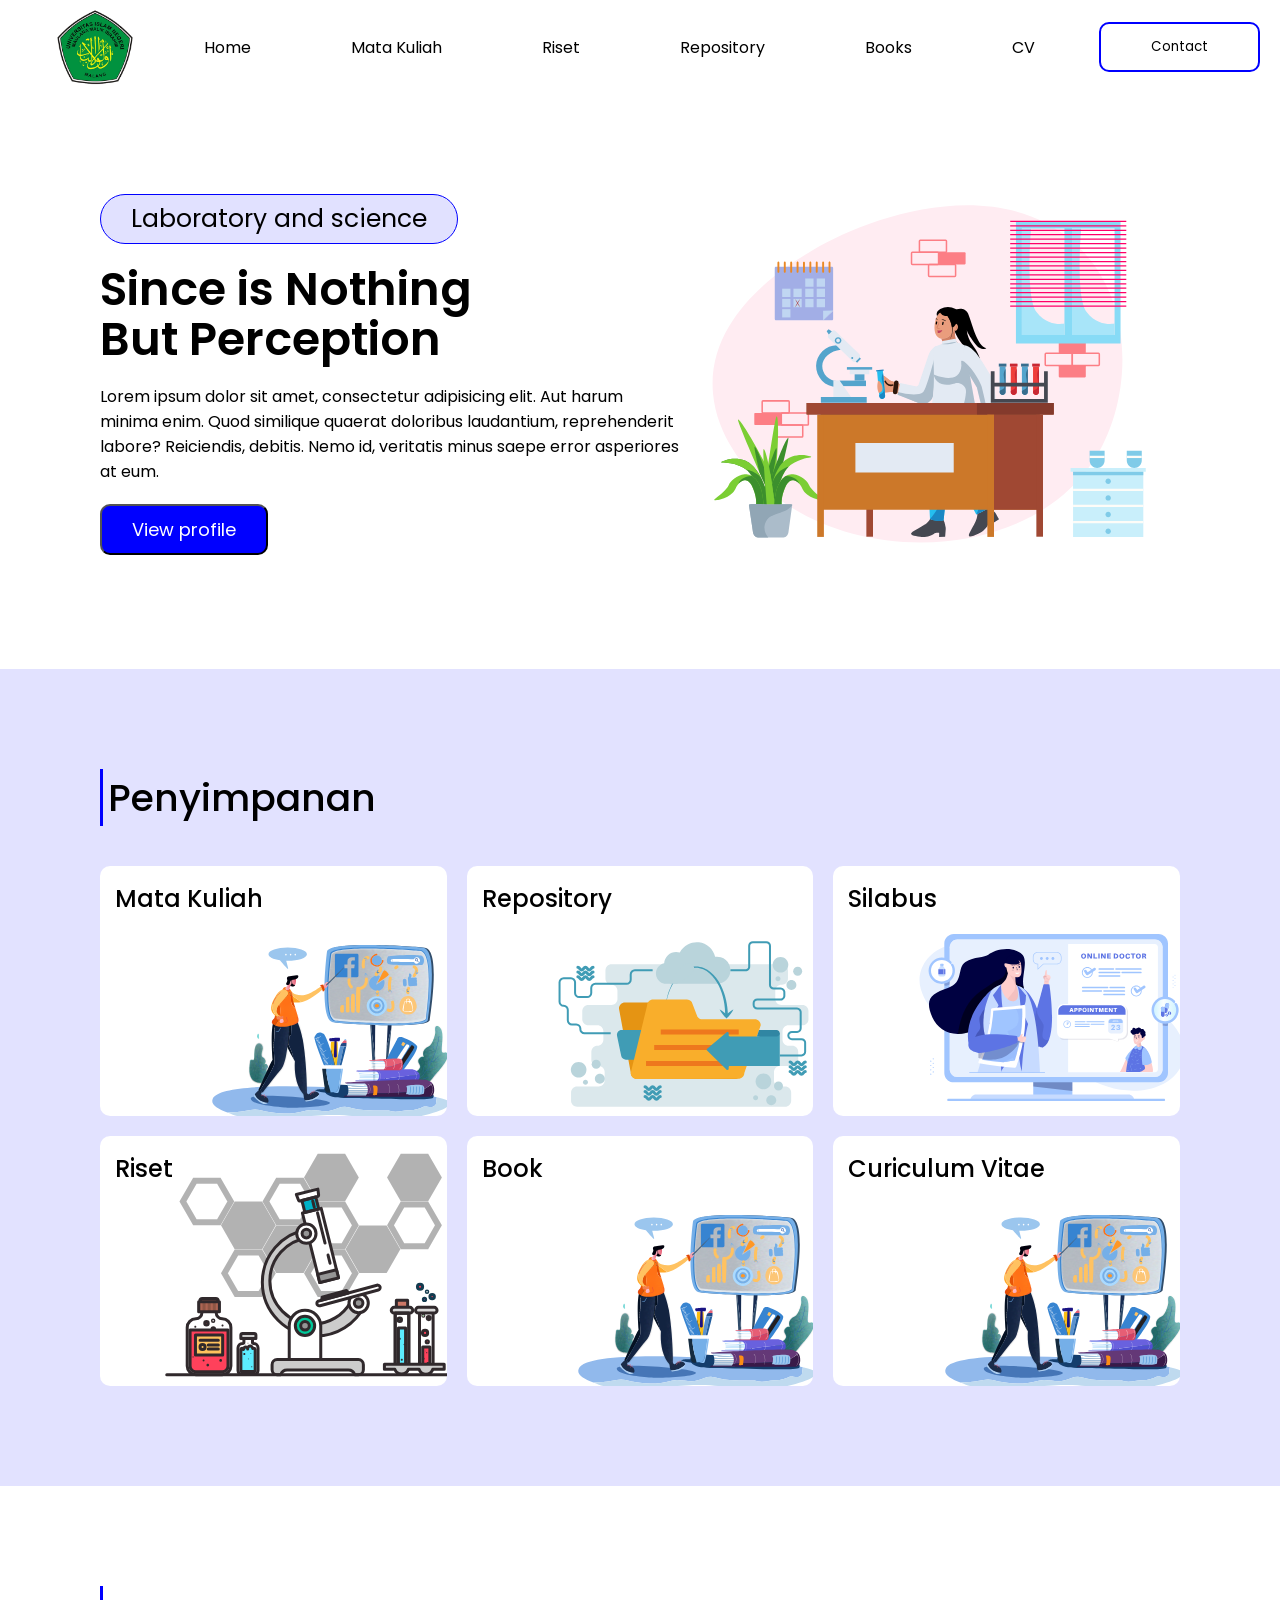
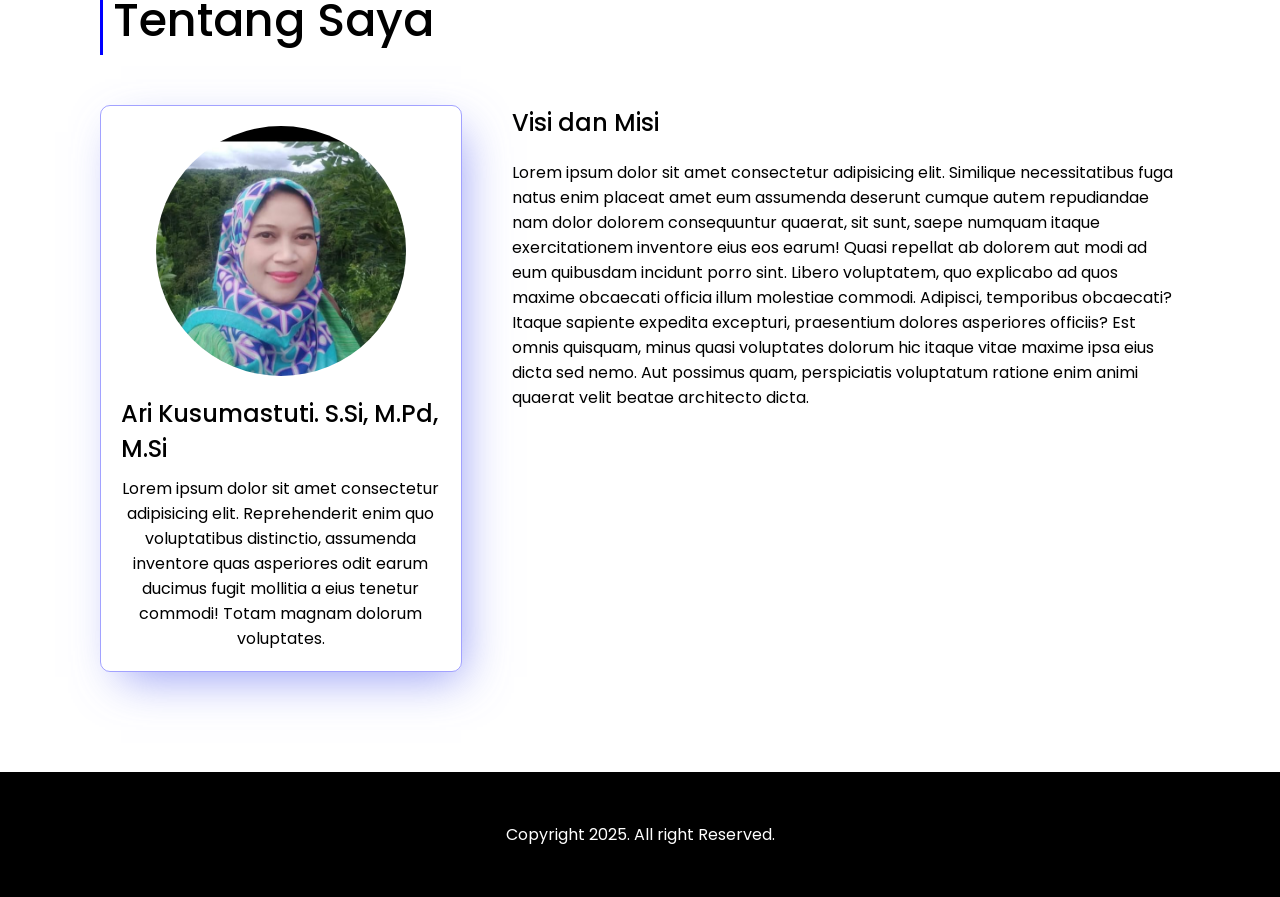
<file: index.html>
<!DOCTYPE html>
<html lang="en">

<head>
    <meta charset="UTF-8">
    <meta name="viewport" content="width=device-width, initial-scale=1.0">
    <title>Document</title>
    <link rel="stylesheet" href="css/portofolioAri.css">
    <link rel="preconnect" href="https://fonts.googleapis.com">
    <link rel="preconnect" href="https://fonts.gstatic.com" crossorigin>
    <link
        href="https://fonts.googleapis.com/css2?family=Poppins:ital,wght@0,100;0,200;0,300;0,400;0,500;0,600;0,700;0,800;0,900;1,100;1,200;1,300;1,400;1,500;1,600;1,700;1,800;1,900&display=swap"
        rel="stylesheet">
</head>

<body>
    <nav class="bar-atas">
        <img src="img/uinmalang.webp" alt="logo uin">
        <ul>
            <a href="portofoliodosen.html">
                <li>
                    Home
                </li>
            </a>

            <a href="matakuliah.html">
                <li>
                    Mata Kuliah
                </li>
            </a>
            <a href="riset.html">
                <li>
                    Riset
                </li>
            </a>
            <a href="repository.html">
                <li>
                    Repository
                </li>
            </a>
            <a href="book.html">
                <li>
                    Books
                </li>
            </a>
            <a href="cv.html">
                <li>
                    CV
                </li>
            </a>

        </ul>
        <button>
            Contact
        </button>
    </nav>
    <section class="bar2">
        <div class="kiri">
            <p class="tombolatas">
                Laboratory and science
            </p>
            <h1>
                Since is Nothing <br> But Perception
            </h1>
            <p>
                Lorem ipsum dolor sit amet, consectetur adipisicing elit. Aut harum minima enim. Quod similique quaerat
                doloribus laudantium, reprehenderit labore? Reiciendis, debitis. Nemo id, veritatis minus saepe error
                asperiores at eum.
            </p>
            <button>
                View profile
            </button>
        </div>
        <img src="img/Researchlab.svg" alt="">

    </section>

    <section class="Data">
        <h1 class="judul">
            Penyimpanan
        </h1>
        <div class="section3">
            <a href="matakuliah.html">
                <div>
                    <h1>
                        Mata Kuliah
                    </h1>
                    <img src="img/gb1.svg" alt="">
                </div>
            </a>
            <a href="repository.html">
                <div>
                    <h1>
                        Repository
                    </h1>
                    <img src="img/gb2.svg" alt="">
                </div>
            </a>
            <a href="silabus.html">
                <div>
                    <h1>
                        Silabus
                    </h1>
                    <img src="img/gb3.svg" alt="">
                </div>
            </a>
            <a href="riset.html">
                <div>
                    <h1>
                        Riset
                    </h1>
                    <img src="img/gb4.svg" alt="">
                </div>
            </a>
            <a href="book.html">
                <div>
                    <h1>
                        Book
                    </h1>
                    <img src="img/gb1.svg" alt="">
                </div>
            </a>
            <a href="cv.html">
                <div>
                    <h1>
                        Curiculum Vitae
                    </h1>
                    <img src="img/gb1.svg" alt="">
                </div>
            </a>
        </div>



    </section>
    <section class="section4">
        <h1>
            Tentang Saya
        </h1>
        <div class="profile">
            <div class="deskripsi">
                <img src="img/foto.jpg" alt="">
                <h3>
                    Ari Kusumastuti. S.Si, M.Pd, M.Si
                </h3>
                <p>
                    Lorem ipsum dolor sit amet consectetur adipisicing elit. Reprehenderit enim quo voluptatibus distinctio, assumenda inventore quas asperiores odit earum ducimus fugit mollitia a eius tenetur commodi! Totam magnam dolorum voluptates.
                </p>
            </div>
            <div class="Visi">
                <h4>
                    Visi dan Misi
                </h4>
                <p>
                    Lorem ipsum dolor sit amet consectetur adipisicing elit. Similique necessitatibus fuga natus enim placeat amet eum assumenda deserunt cumque autem repudiandae nam dolor dolorem consequuntur quaerat, sit sunt, saepe numquam itaque exercitationem inventore eius eos earum! Quasi repellat ab dolorem aut modi ad eum quibusdam incidunt porro sint. Libero voluptatem, quo explicabo ad quos maxime obcaecati officia illum molestiae commodi. Adipisci, temporibus obcaecati? Itaque sapiente expedita excepturi, praesentium dolores asperiores officiis? Est omnis quisquam, minus quasi voluptates dolorum hic itaque vitae maxime ipsa eius dicta sed nemo. Aut possimus quam, perspiciatis voluptatum ratione enim animi quaerat velit beatae architecto dicta.
                </p>
            </div>
        </div>
    </section>
    <footer class="footer">
        <p>
            Copyright 2025. All right Reserved. 
        </p>
    </footer>

</body>

</html>
</file>
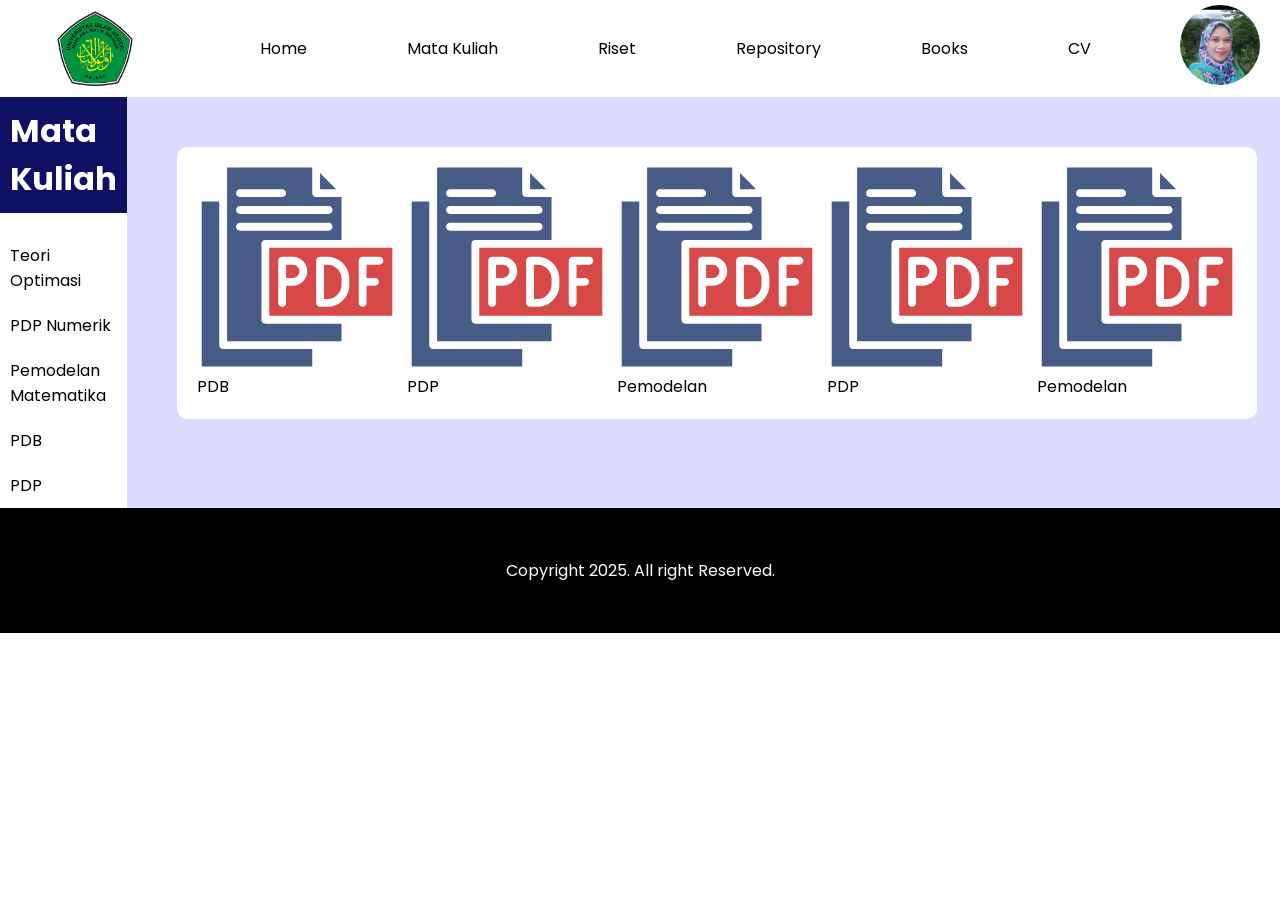
<file: pdb/pdb.html>
<!DOCTYPE html>
<html lang="en">

<head>
    <meta charset="UTF-8">
    <meta name="viewport" content="width=device-width, initial-scale=1.0">
    <title>Document</title>
    <link rel="stylesheet" href="../css/matakuliah.css">
    <link rel="stylesheet" href="../css/portofolioAri.css">
    <link rel="preconnect" href="https://fonts.googleapis.com">
    <link rel="preconnect" href="https://fonts.gstatic.com" crossorigin>
    <link
        href="https://fonts.googleapis.com/css2?family=Poppins:ital,wght@0,100;0,200;0,300;0,400;0,500;0,600;0,700;0,800;0,900;1,100;1,200;1,300;1,400;1,500;1,600;1,700;1,800;1,900&display=swap"
        rel="stylesheet">
</head>

<body>
    <nav class="bar-atas">
        <img src="../img/uinmalang.webp" alt="logo uin">
        <ul>
            <a href="../portofoliodosen.html">
                <li>
                    Home 
                </li>
            </a>
 
            <a href="matakuliah.html">
                <li>
                    Mata Kuliah
                </li>
            </a>
            <a href="riset.html">
                <li>
                    Riset
                </li>
            </a>
            <a href="repository.html">
                <li>
                    Repository
                </li>
            </a>
            <a href="book.html">
                <li>
                    Books
                </li>
            </a>
            <a href="cv.html">
                <li>
                    CV
                </li>
            </a>

        </ul>
        <span>
            <img src="../img/foto.jpg" alt="">
        </span>
    </nav>
    <div class="halaman2">
        <div class="halamankiri">
            <h1>
                Mata Kuliah
            </h1>
            <ul>
                <a href="../teorioptimasi/teorioptimasi.html">
                    <li>
                        Teori Optimasi
                    </li>
                </a>
                <a href="">
                    <li>
                        PDP Numerik
                    </li>
                </a>
                <a href="">
                    <li>
                        Pemodelan Matematika
                    </li>
                </a>
                <a href="pdb.html">
                    <li>
                        PDB
                    </li>
                </a>
                <a href="../pdp/pdp.html">
                    <li>
                        PDP
                    </li>
                </a>

            </ul>
        </div>
        <div class="halamankanan">
            <div class="dalam" id="data">


            </div>
        </div>
    </div>
    <footer class="footer">
        <p>
            Copyright 2025. All right Reserved.
        </p>
    </footer>

    <Script src="pdb.js">
    </Script>
</body>

</html>
</file>
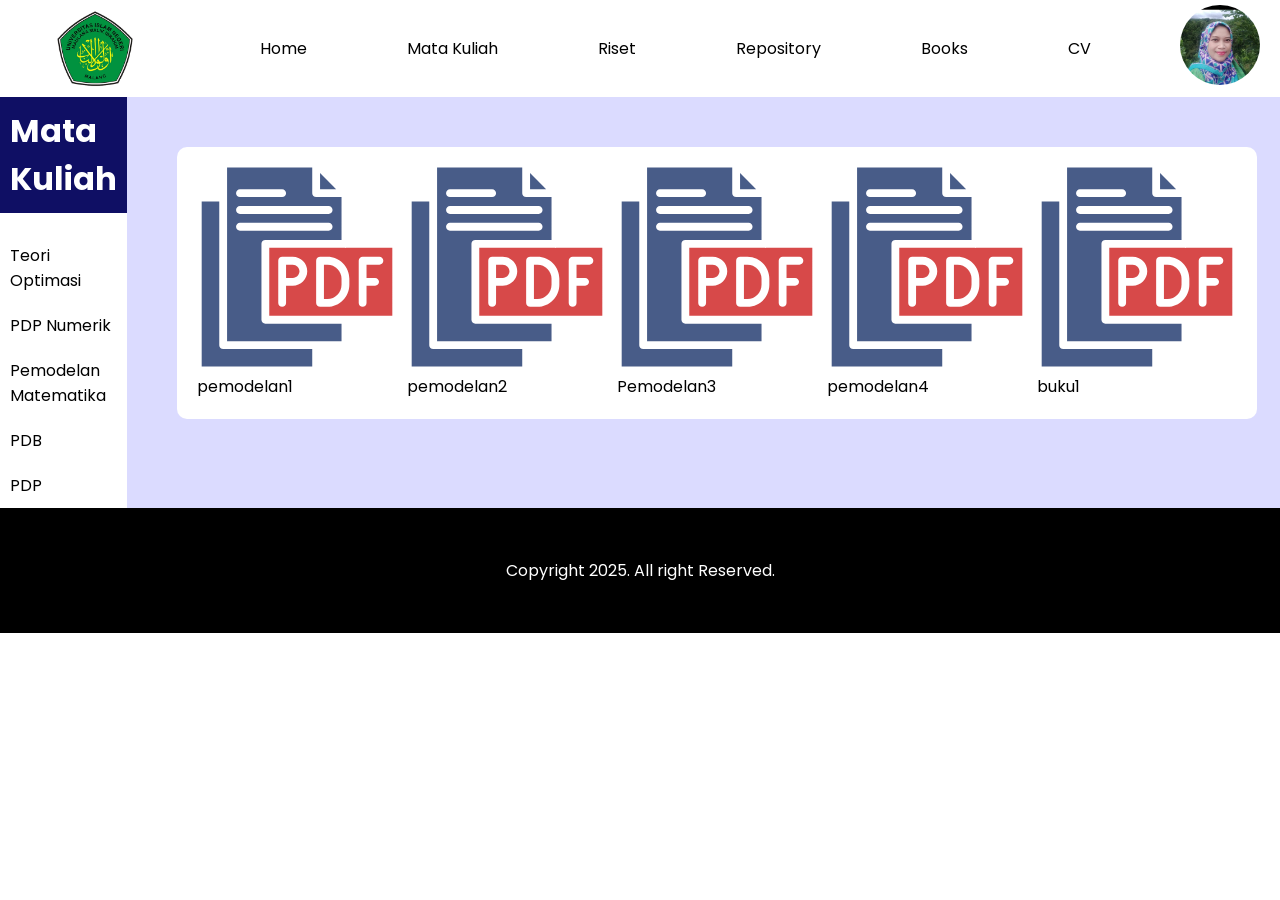
<file: pemodelanmtk/pemodelanmtk.html>
<!DOCTYPE html>
<html lang="en">

<head>
    <meta charset="UTF-8">
    <meta name="viewport" content="width=device-width, initial-scale=1.0">
    <title>Document</title>
    <link rel="stylesheet" href="../css/matakuliah.css">
    <link rel="stylesheet" href="../css/portofolioAri.css">
    <link rel="preconnect" href="https://fonts.googleapis.com">
    <link rel="preconnect" href="https://fonts.gstatic.com" crossorigin>
    <link
        href="https://fonts.googleapis.com/css2?family=Poppins:ital,wght@0,100;0,200;0,300;0,400;0,500;0,600;0,700;0,800;0,900;1,100;1,200;1,300;1,400;1,500;1,600;1,700;1,800;1,900&display=swap"
        rel="stylesheet">
</head>

<body>
    <nav class="bar-atas">
        <img src="../img/uinmalang.webp" alt="logo uin">
        <ul>
            <a href="../portofoliodosen.html">
                <li>
                    Home
                </li>
            </a>

            <a href="matakuliah.html">
                <li>
                    Mata Kuliah
                </li>
            </a>
            <a href="riset.html">
                <li>
                    Riset
                </li>
            </a>
            <a href="repository.html">
                <li>
                    Repository
                </li>
            </a>
            <a href="book.html">
                <li>
                    Books
                </li>
            </a>
            <a href="cv.html">
                <li>
                    CV
                </li>
            </a>

        </ul>
        <span>
            <img src="../img/foto.jpg" alt="">
        </span>
    </nav>
    <div class="halaman2">
        <div class="halamankiri">
            <h1>
                Mata Kuliah
            </h1>
            <ul>
                <a href="../teorioptimasi/teorioptimasi.html">
                    <li>
                        Teori Optimasi
                    </li>
                </a>
                <a href="../pdp/pdp.html">
                    <li>
                        PDP Numerik
                    </li>
                </a>
                <a href="pemodelanmtk.html">
                    <li>
                        Pemodelan Matematika
                    </li>
                </a>
                <a href="../pdb/pdb.html">
                    <li>
                        PDB
                    </li>
                </a>
                <a href="../pdp/pdp.html">
                    <li>
                        PDP
                    </li>
                </a>

            </ul>
        </div>
        <div class="halamankanan">
            <div class="dalam" id="data">


            </div>
        </div>
    </div>
    <footer class="footer">
        <p>
            Copyright 2025. All right Reserved.
        </p>
    </footer>

    <Script src="pemodelanmtk.js">
    </Script>
</body>

</html>
</file>
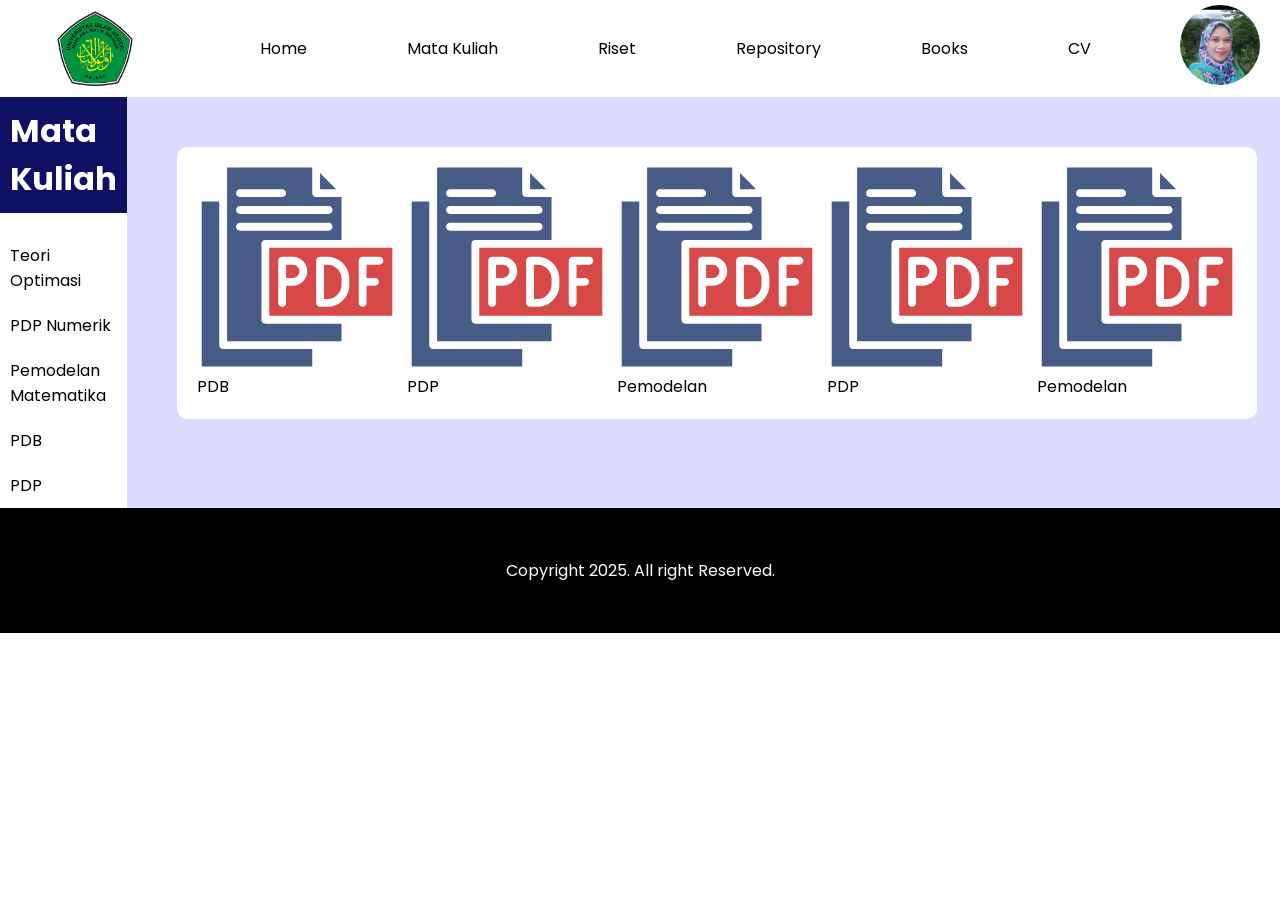
<file: teorioptimasi/teorioptimasi.html>
<!DOCTYPE html>
<html lang="en">

<head>
    <meta charset="UTF-8">
    <meta name="viewport" content="width=device-width, initial-scale=1.0">
    <title>Document</title>
    <link rel="stylesheet" href="../css/matakuliah.css">
    <link rel="stylesheet" href="../css/portofolioAri.css">
    <link rel="preconnect" href="https://fonts.googleapis.com">
    <link rel="preconnect" href="https://fonts.gstatic.com" crossorigin>
    <link
        href="https://fonts.googleapis.com/css2?family=Poppins:ital,wght@0,100;0,200;0,300;0,400;0,500;0,600;0,700;0,800;0,900;1,100;1,200;1,300;1,400;1,500;1,600;1,700;1,800;1,900&display=swap"
        rel="stylesheet">
</head>

<body>
   <nav class="bar-atas">
        <img src="../img/uinmalang.webp" alt="logo uin">
        <ul>
            <a href="../portofoliodosen.html">
                <li>
                    Home
                </li>
            </a>

            <a href="matakuliah.html">
                <li>
                    Mata Kuliah
                </li>
            </a>
            <a href="riset.html">
                <li>
                    Riset
                </li>
            </a>
            <a href="repository.html">
                <li>
                    Repository
                </li>
            </a>
            <a href="book.html">
                <li>
                    Books
                </li>
            </a>
            <a href="cv.html">
                <li>
                    CV
                </li>
            </a>

        </ul>
        <span>
            <img src="../img/foto.jpg" alt="">
        </span>
    </nav>
    <div class="halaman2">
        <div class="halamankiri">
            <h1>
                Mata Kuliah
            </h1>
            <ul>
                <a href="teorioptimasi.html">
                    <li>
                        Teori Optimasi
                    </li>
                </a>
                <a href="">
                    <li>
                        PDP Numerik
                    </li>
                </a>
                <a href="../pemodelanmtk/pemodelanmtk.html">
                    <li>
                        Pemodelan Matematika
                    </li>
                </a>
                <a href="../pdb/pdb.html">
                    <li>
                        PDB
                    </li>
                </a>
                <a href="../pdp/pdp.html">
                    <li>
                        PDP
                    </li>
                </a>

            </ul>
        </div>
        <div class="halamankanan">
            <div class="dalam" id="data">


            </div>
        </div>
    </div>
    <footer class="footer">
        <p>
            Copyright 2025. All right Reserved.
        </p>
    </footer>

    <Script src="teorioptimasi.js">
    </Script>
</body>

</html>
</file>
<file: css/portofolioAri.css>
*{
    padding: 0px;
    margin: 0px;
    box-sizing: border-box;
    font-family: "Poppins";
}
/* body{
    background-color: rgba(0, 0, 255, 0.112);
} */
.bar-atas{
    width: 100%;
    display: flex;
    flex-direction: row;
    justify-items: center;
    justify-content: space-between;
    padding: 5px 20px;
    box-sizing: border-box;
    background-color: white;
    align-items: center;
}
.bar-atas img{
    width: 150px;
    object-fit: contain;
}
.bar-atas ul{
    display: flex;
    flex-direction: row;
    gap: 100px;
}
.bar-atas span img {
    width: 80px;
    height: 80px;
    object-fit: cover;
    border-radius: 100%;
}
.bar-atas ul li{
    list-style-type: none ;
    font-family: "Poppins";
}
.bar-atas button{
    padding: 10px 50px;
    margin-left: 30px;
    border: 2px solid blue;
    background-color: white;
    border-radius: 10px;
   height: 50px;
   font-family: "Poppins";
}
a{
    text-decoration: none;
    color: black;
}
.bar2{
    padding: 100px;
    display: flex;
    flex-direction: row;
    justify-content: space-between;
}
.kiri{
   display: flex; 
   flex-direction: column;
   gap: 20px;
   
}
.tombolatas{
    padding: 5px 30px;
    background-color: rgba(0, 0, 255, 0.119);
    width: fit-content;
    font-size: 25px;
    border: 1px solid blue;
    border-radius: 1000px;
}
.kiri h1{
    font-size: 46px;
    line-height: 50px;
    font-weight: 600;
}
.kiri button{
    background-color: blue;
    color: white;
    border-radius: 10px;
    width: fit-content;
    padding: 10px 30px;
    font-size: 18px;
}
.bar2 img{
    width: 500px;
}
.Data .section3 div{
    padding: 15px;
    background-color: white;
    border-radius: 10px;
    position: relative;
    height: 250px;
    
}
.Data div img{
   position: absolute ;
   bottom: 0px;
   right: 0px;
}
.Data{
    background-color: rgba(0, 0, 255, 0.112);
    padding: 100px;

}
.Data .judul{
    margin-bottom: 40px;
    font-size: 38px;
    font-weight: 500;
    border-left: 3px solid blue;
    padding-left: 5px;
}
.Data .section3{
    
    display: grid;
    grid-template-columns: 1fr 1fr 1fr;
    gap: 20px;
    

    
    
}
.Data div h1{
    font-weight: 500;
}
.section4{
    display: flex;
    flex-direction: column;
    gap: 50px;
    padding: 100px;
}
.section4 .profile div img{
    height: 250px;
    width: 250px;
    object-fit: cover;
    border-radius: 100%;
    margin-bottom: 20px;
}
.profile .deskripsi{
    border: 1px solid rgba(0, 0, 255, 0.366);
    box-shadow: 10px 16px 44px -11px rgba(105,115,241,0.71);
    -webkit-box-shadow: 10px 16px 44px -11px rgba(105,115,241,0.71);
    -moz-box-shadow: 10px 16px 44px -11px rgba(105,115,241,0.71);
    width: 35%;
    padding: 20px;
    display: flex;
    flex-direction: column;
    justify-items: center;
    align-items: center;
    border-radius: 10px;

}
.profile{
    display: flex;
    flex-direction: row;
    gap: 50px;
}
.Visi{
    width: 65%;
}
.deskripsi p{
    text-align: center;
}
.deskripsi h3{
    margin-bottom: 10px;
    font-weight: 500;
    font-size: 24px;
}
.Visi h4{
    margin-bottom: 20px;
    font-size: 24px;
    font-weight: 500;
}

.section4 h1{
    font-size: 46px ;
    font-weight: 500;
    border-left: 3px solid blue;
    padding-left: 10px;
}
.footer{
    background-color: black;
    padding: 50px 100px;
}
.footer p{
    color: white;
    text-align: center;
}
</file>
<file: css/matakuliah.css>
*{
    padding: 0;
    margin: 0;
    font-family: "poppins";
    box-sizing: border-box;
}
.halaman2{
    display: flex;
    flex-direction: row;

}
.halamankiri{
    
}
.halamankanan{
    padding: 50px;
    background-color: rgba(0, 0, 255, 0.142);
}
.dalam{
    display: grid;
    grid-template-columns: 1fr 1fr 1fr 1fr 1fr;
    gap: 10px;
    background-color: white;
    padding: 20px;
    border-radius: 10px;
}
.halamankiri h1{
    background-color: rgb(15, 15, 100);
    padding: 10px;
    color: white;
}
.halamankiri ul{
    display: flex;
    flex-direction: column;
    gap: 20px;
    margin-top: 20px;
    padding: 10px;
}
</file>
